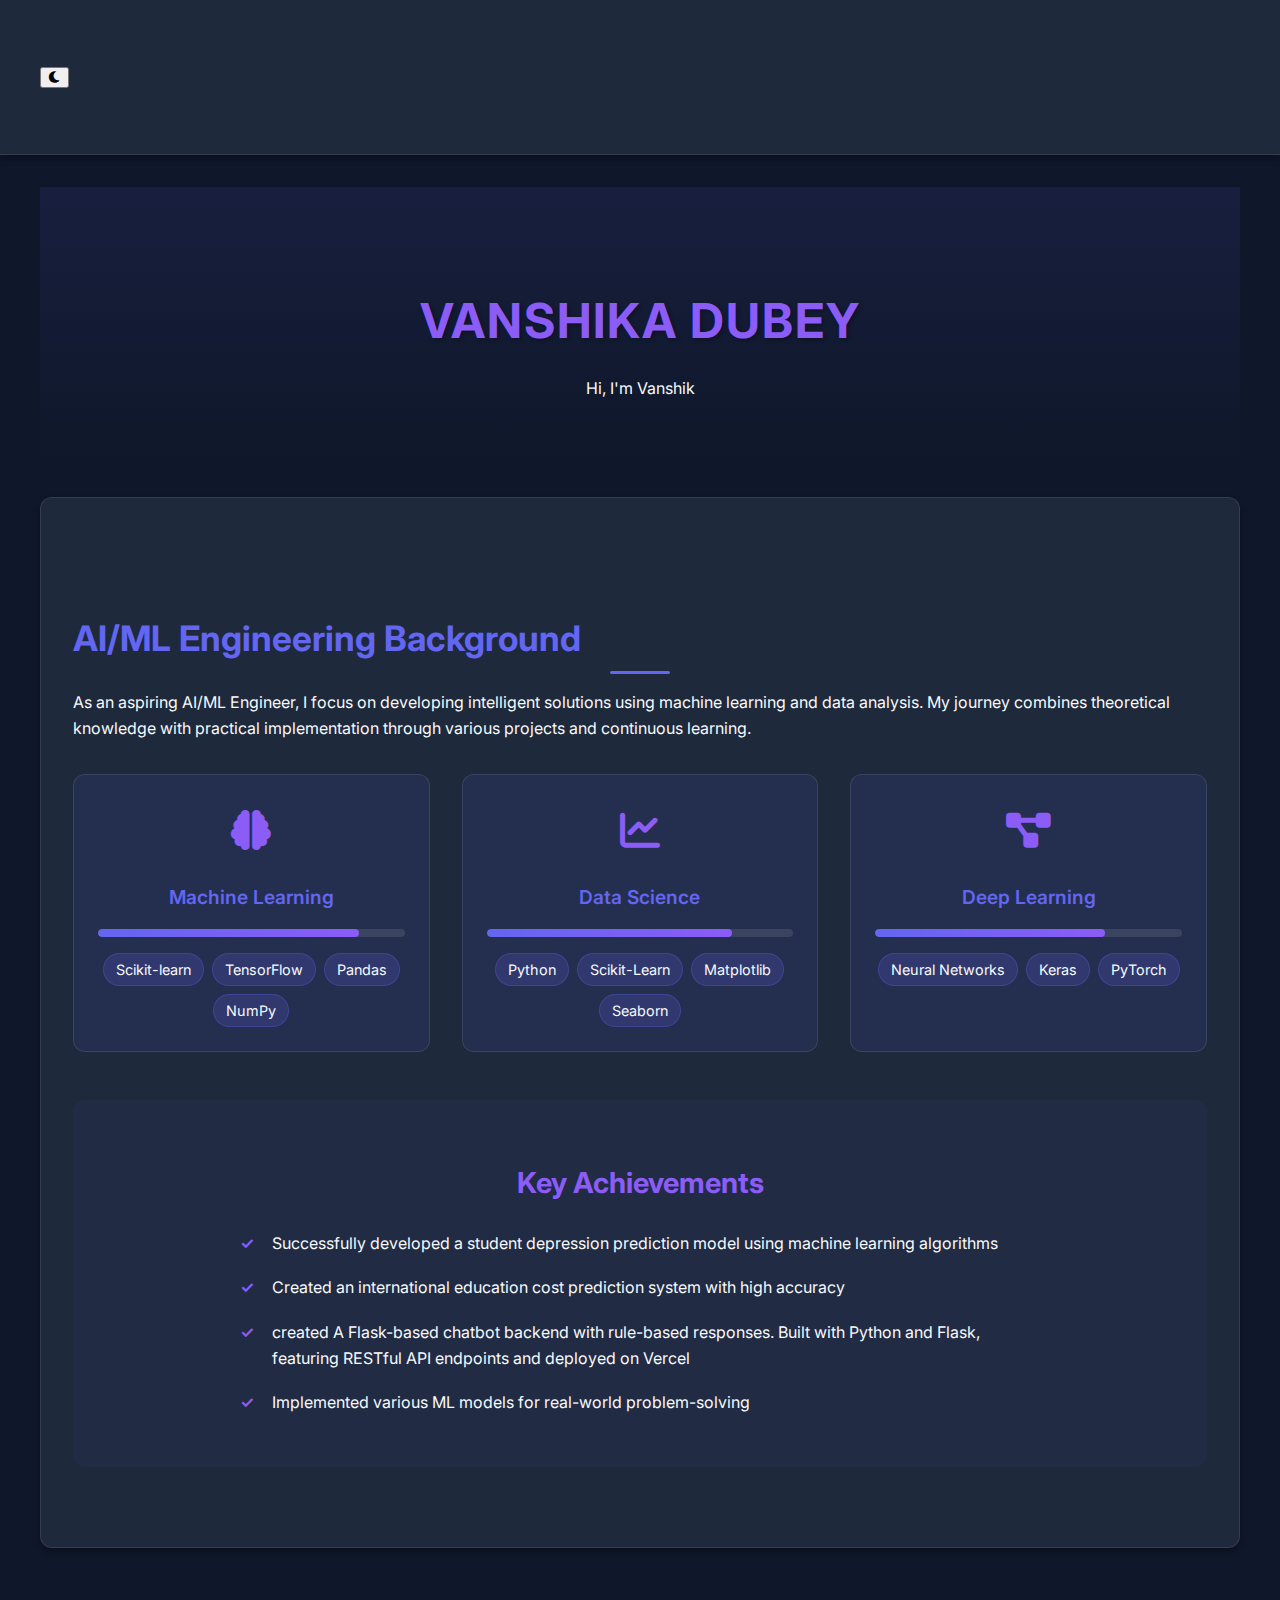
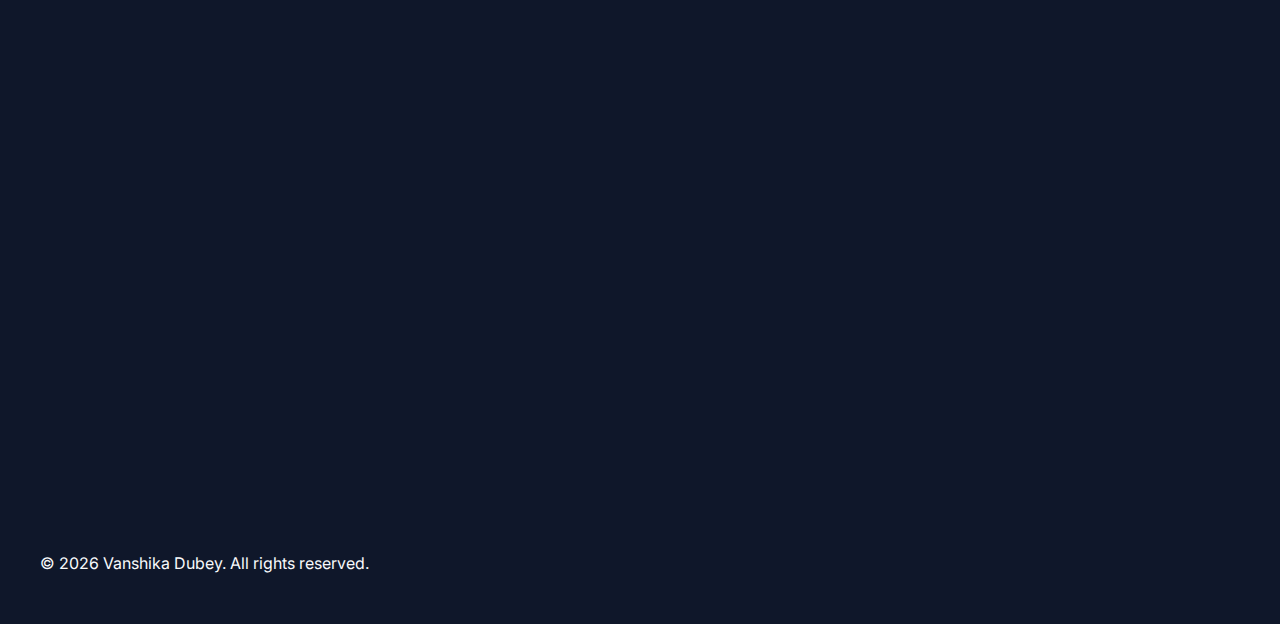
<file: index.html>
<!DOCTYPE html>
<html lang="en">
<head>
  <meta charset="UTF-8" />
  <meta name="viewport" content="width=device-width, initial-scale=1.0" />
  <title>Vanshika's Portfolio</title>
  <link rel="stylesheet" href="styles.css">
  <link href="https://fonts.googleapis.com/css2?family=Inter:wght@400;500;600;700&display=swap" rel="stylesheet">
  <link rel="stylesheet" href="https://cdnjs.cloudflare.com/ajax/libs/font-awesome/6.0.0/css/all.min.css">
</head>
<body>
  <header>
    <div class="container">
      <button onclick="toggleDarkMode()" class="theme-toggle">
        <i class="fas fa-moon"></i>
      </button>
    </div>
  </header>

  <main class="container">
    <section class="hero fade-in">
      <h1>Vanshika Dubey</h1>
      <div class="typing-text"></div>
    </section>


    <section class="background-section fade-in">
      <div class="container">
        <h2>AI/ML Engineering Background</h2>
        <p>As an aspiring AI/ML Engineer, I focus on developing intelligent solutions using machine learning and data analysis. My journey combines theoretical knowledge with practical implementation through various projects and continuous learning.</p>
        
        <div class="skills-grid">
          <div class="skill-card">
            <div class="skill-icon">
              <i class="fas fa-brain"></i>
            </div>
            <h3 class="skill-title">Machine Learning</h3>
            <div class="progress-bar">
              <div class="progress-fill" style="width: 85%"></div>
            </div>
            <div class="tools-list">
              <span class="tool-tag">Scikit-learn</span>
              <span class="tool-tag">TensorFlow</span>
              <span class="tool-tag">Pandas</span>
              <span class="tool-tag">NumPy</span>
            </div>
          </div>

          <div class="skill-card">
            <div class="skill-icon">
              <i class="fas fa-chart-line"></i>
            </div>
            <h3 class="skill-title">Data Science</h3>
            <div class="progress-bar">
              <div class="progress-fill" style="width: 80%"></div>
            </div>
            <div class="tools-list">
              <span class="tool-tag">Python</span>
              <span class="tool-tag">Scikit-Learn</span>
              <span class="tool-tag">Matplotlib</span>
              <span class="tool-tag">Seaborn</span>
            </div>
          </div>

          <div class="skill-card">
            <div class="skill-icon">
              <i class="fas fa-project-diagram"></i>
            </div>
            <h3 class="skill-title">Deep Learning</h3>
            <div class="progress-bar">
              <div class="progress-fill" style="width: 75%"></div>
            </div>
            <div class="tools-list">
              <span class="tool-tag">Neural Networks</span>
              <span class="tool-tag">Keras</span>
              <span class="tool-tag">PyTorch</span>
            </div>
          </div>
        </div>

        <div class="achievements">
          <h3>Key Achievements</h3>
          <ul>
            <li>Successfully developed a student depression prediction model using machine learning algorithms</li>
            <li>Created an international education cost prediction system with high accuracy</li>
           <li>created A Flask-based chatbot backend with rule-based responses. Built with Python and Flask, featuring RESTful API endpoints and deployed on Vercel</li>
            <li>Implemented various ML models for real-world problem-solving</li>
          </ul>
        </div>
      </div>
    </section>



    <section class="skills-section fade-in">
  <h2>Skills</h2>
  <div class="skills-grid">
    <div class="skill-tag">Python</div>
    <div class="skill-tag">Java (Basic)</div>
    <div class="skill-tag">MySQL</div>
    <div class="skill-tag">HTML</div>
    <div class="skill-tag">CSS</div>
    <div class="skill-tag">JavaScript</div>
    <div class="skill-tag">Flask</div>
    <div class="skill-tag">MS Excel</div>
    <div class="skill-tag">Agentic AI </div>
    <div class="skill-tag">Ansible</div>
    <div class="skill-tag">Docker</div>
    <div class="skill-tag">Kubernetes</div>
   <div class="skill-tag">CI/CD pipelines ( jenkins) </div>
   <div class="skill-tag">AWS</div>
    <div class="skill-tag">LLM</div>
    <div class="skill-tag">Machine Learning</div>
    <div class="skill-tag">Deep Learning</div>
  </div>
</section>


    <section class="projects fade-in">
      <h2>Projects</h2>
      <div class="projects-grid">
        <div class="project">
          <h3>Chatbox Backend</h3>
          <p>A Flask-based chatbot backend with rule-based responses. Built with Python and Flask, featuring RESTful API endpoints and deployed on Vercel.</p>
          <div class="tools-list">
            <span class="tool-tag">Python</span>
            <span class="tool-tag">Flask</span>
            <span class="tool-tag">REST API</span>
            <span class="tool-tag">Vercel</span>
          </div>
          <div class="project-links">
            <a href="https://github.com/VanshikaDubey1/CHATBOX-BACKEND" target="_blank">
              <i class="fab fa-github"></i> View on GitHub
            </a>
            <a href="https://chatbox-backend-wine.vercel.app" target="_blank">
              <i class="fas fa-external-link-alt"></i> Live Demo
            </a>
          </div>
        </div>

        <div class="project">
          <h3>Student Management System</h3>
          <p>SQL-based system using SQL Workbench.</p>
          <div class="project-links">
            <a href="https://github.com/VanshikaDubey1/student-management-system" target="_blank">
              <i class="fab fa-github"></i> View on GitHub
            </a>
          </div>
        </div>

        
  <div class="project">
    <h3>Student Depression Prediction</h3>
    <p>ML project to detect signs of student depression.</p>

    <div class="tools-list">
      <span class="tool-tag">Python</span>
      <span class="tool-tag">Flask</span>
      <span class="tool-tag">REST API</span>
      <span class="tool-tag">Vercel</span>
    </div>

    <div class="project-links">
      <a href="https://github.com/VanshikaDubey1/Student-depression-prediction-project" target="_blank">
        <i class="fab fa-github"></i> View on GitHub
      </a>
      <a href="https://student-depression-prediction-proje.vercel.app/" target="_blank">
        <i class="fas fa-external-link-alt"></i> Live Demo
      </a>
    </div>
  </div>


<div class="project">
    <h3>Lipstick Shade Explorer</h3>
    <p>Here we can get any lipstick link by just uploading the picture of it </p>

    <div class="tools-list">
      <span class="tool-tag">TypeScript</span>
      <span class="tool-tag">Tailwaind CSS</span>
      <span class="tool-tag">Firebase</span>
      <span class="tool-tag">Gemini API key</span>
      <span class="tool-tag">Next.js</span>
       <span class="tool-tag">LangChain</span>
    </div>

    <div class="project-links">
      <a href="https://github.com/VanshikaDubey1/LIPSHADE-EXPLORER" target="_blank">
        <i class="fab fa-github"></i> View on GitHub
      </a>
      <a href="https://lipshade-explorer-1.onrender.com">
        <i class="fas fa-external-link-alt"></i> Live Demo
       </a>
       </div>
  </div>
      




        <div class="project">
    <h3>Ral time product Detection</h3>
    <p> OpenCV project to Detect prducts at real time  </p>

    <div class="tools-list">
      <span class="tool-tag">Python</span>
      <span class="tool-tag">OPENCV</span>
      <span class="tool-tag">YOLOv5</span>
      <span class="tool-tag">Pytorch</span>
    </div>

    <div class="project-links">
      <a href="https://github.com/VanshikaDubey1/Real-Time-Product-Detection-.git" target="_blank">
        <i class="fab fa-github"></i> View on GitHub
      </a>
    </div>
  </div>



        <div class="project">
    <h3>Youtube link Downloader</h3>
    <p> Python project used to download youtube video </p>

    <div class="tools-list">
      <span class="tool-tag">Python</span>
      <span class="tool-tag">Flask</span>
      <span class="tool-tag">Pytube</span>
      <span class="tool-tag">html</span>
    </div>

    <div class="project-links">
      <a href="https://github.com/VanshikaDubey1/youtube-video-downloader.git" target="_blank">
        <i class="fab fa-github"></i> View on GitHub
      </a>
    </div>
  </div>



<div class="project">
    <h3>SecureSoul RAG based AI </h3>
    <p>"A multi-domain RAG-powered AI assistant with emotion detection, bilingual support, and voice interaction." </p>

    <div class="tools-list">
      <span class="tool-tag">TypeScript</span>
      <span class="tool-tag">Tailwaind CSS</span>
      <span class="tool-tag">Firebase</span>
      <span class="tool-tag">RAG Docs</span>
      <span class="tool-tag">LangChain</span>
      <span class="tool-tag">Gemini API Key</span>
    </div>

    <div class="project-links">
      <a href="https://github.com/VanshikaDubey1/Secure-Soul-AI" target="_blank">
        <i class="fab fa-github"></i> View on GitHub
      </a>
      <a href="https://secure-soul-ai.vercel.app/">
        <i class="fas fa-external-link-alt"></i> Live Demo
       </a>
       </div>
  </div>


        


<div class="project">
    <h3>LLM Content Creation</h3>
    <p>ML project to generate social media content in different tones.</p>
    <div class="tools-list">
      <span class="tool-tag">Python</span>
      <span class="tool-tag">Flask</span>
      <span class="tool-tag">Ollama (Mistral)</span>
      <span class="tool-tag">HTML</span>
      <span class="tool-tag">CSS</span>
    </div>
    <div class="project-links">
      <a href="https://github.com/VanshikaDubey1/llm-content-creater" target="_blank">
        <i class="fab fa-github"></i> View on GitHub
      </a>
    </div>
  </div>

        
   <div class="project">
    <h3>International Education Prediction</h3>
    <p>Predicts international education cost using ML.</p>
    <div class="tools-list">
      <span class="tool-tag">Python</span>
      <span class="tool-tag">Pandas</span>
      <span class="tool-tag">Scikit-learn</span>
    </div>
    <div class="project-links">
      <a href="https://github.com/VanshikaDubey1/international-education-prediction-model" target="_blank">
        <i class="fab fa-github"></i> View on GitHub
      </a>
    </div>
  </div>
    </div>
    </section>

    <section class="contact fade-in">
      <h2>Contact</h2>
      <div class="social-links">
        <a href="mailto:vanshikadubeyoffice8888@gmail.com">
          <i class="fas fa-envelope"></i> Email
        </a>
        <a href="https://github.com/VanshikaDubey1" target="_blank">
          <i class="fab fa-github"></i> GitHub
        </a>
      </div>
    </section>
  </main>

  <footer class="container">
    <p>&copy; <span class="year"></span> Vanshika Dubey. All rights reserved.</p>
  </footer>

  <script src="script.js"></script>
</body>
</html>
</file>
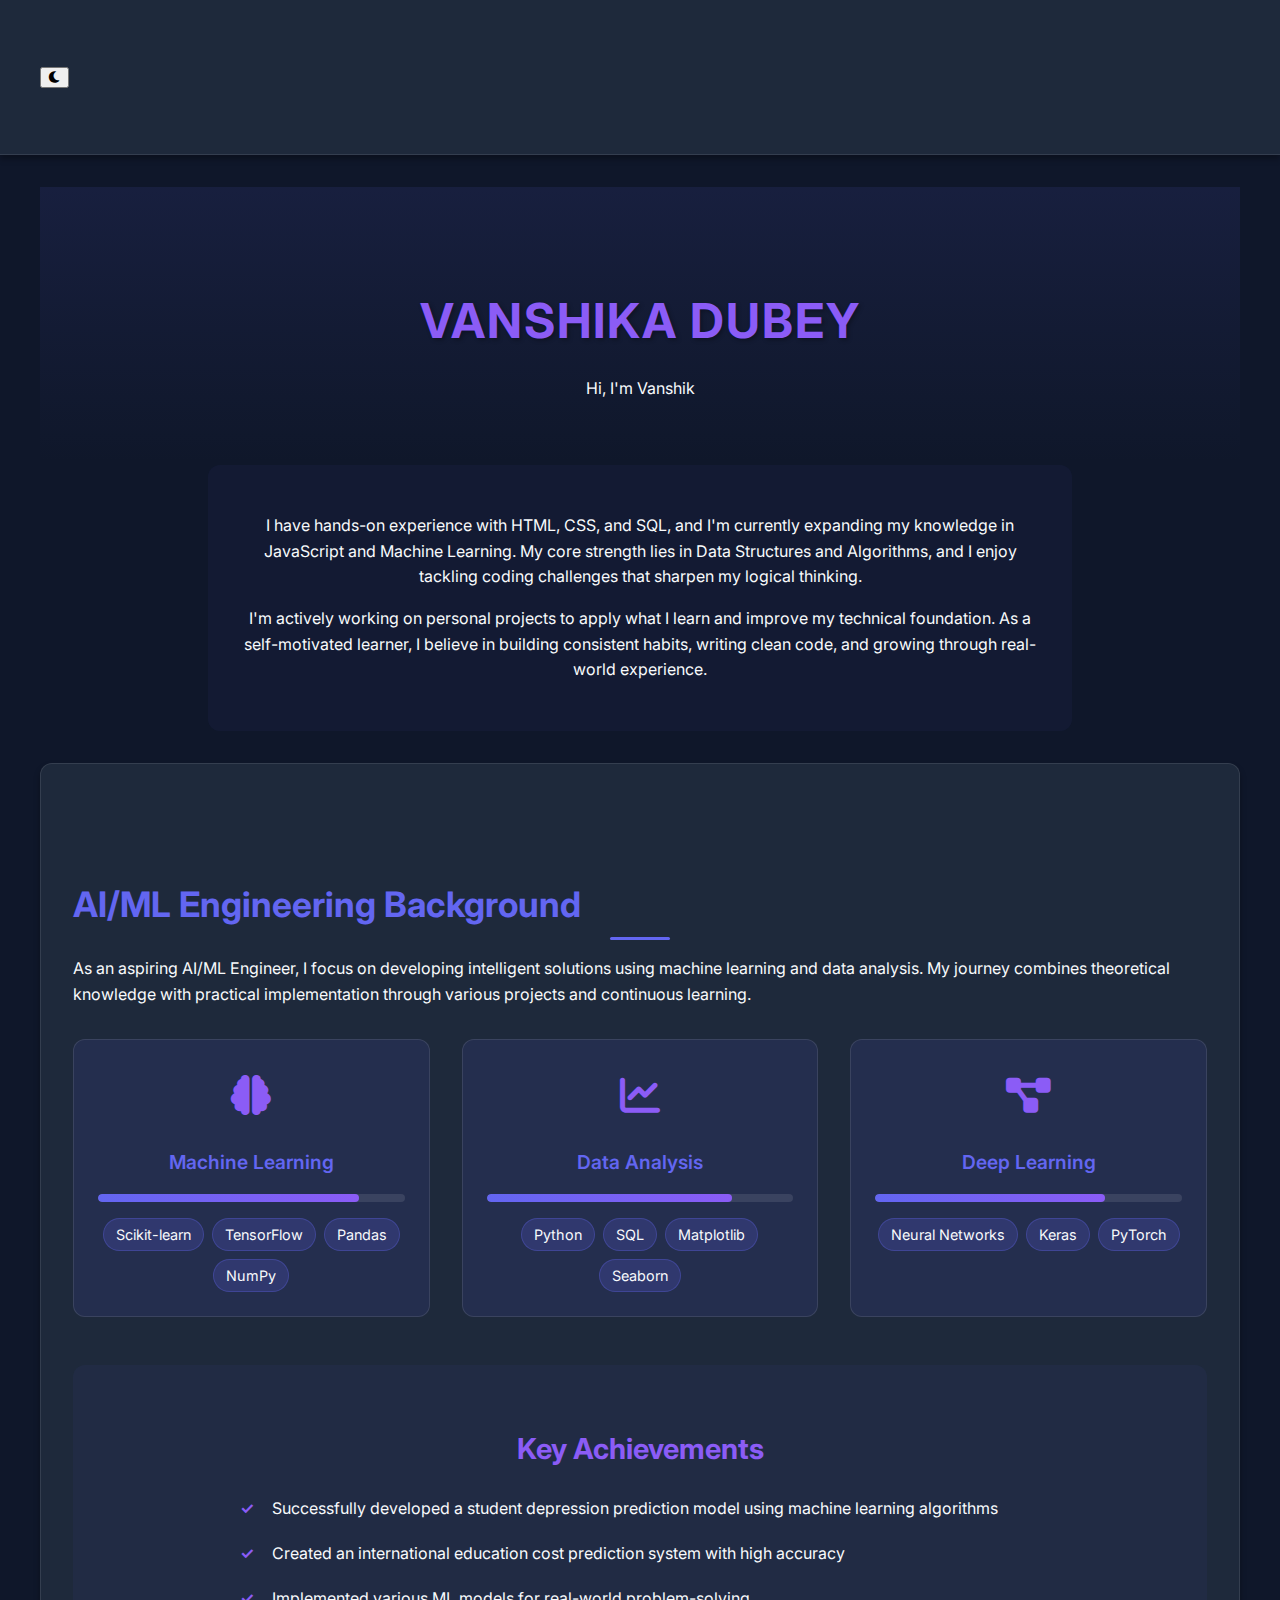
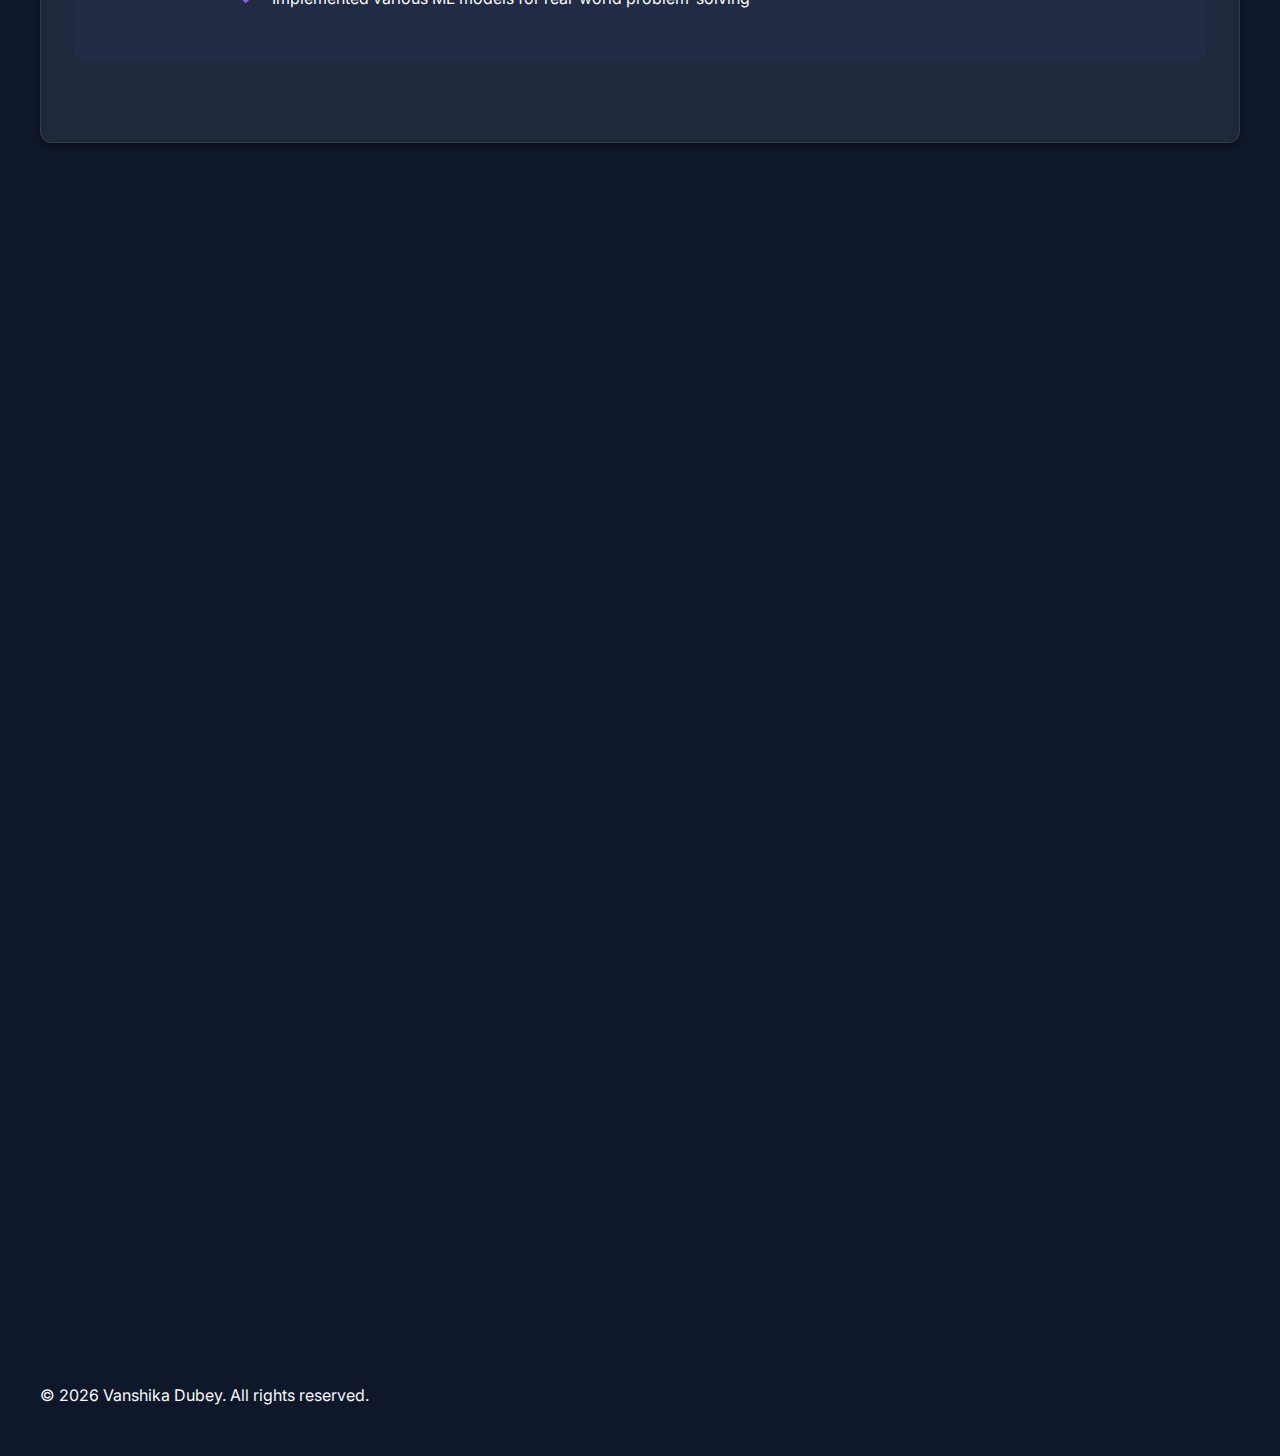
<file: portfolio.html>
<!DOCTYPE html>
<html lang="en">
<head>
  <meta charset="UTF-8" />
  <meta name="viewport" content="width=device-width, initial-scale=1.0" />
  <title>Vanshika's Portfolio</title>
  <link rel="stylesheet" href="styles.css">
  <link href="https://fonts.googleapis.com/css2?family=Inter:wght@400;500;600;700&display=swap" rel="stylesheet">
  <link rel="stylesheet" href="https://cdnjs.cloudflare.com/ajax/libs/font-awesome/6.0.0/css/all.min.css">
</head>
<body>
  <header>
    <div class="container">
      <button onclick="toggleDarkMode()" class="theme-toggle">
        <i class="fas fa-moon"></i>
      </button>
    </div>
  </header>

  <main class="container">
    <section class="hero fade-in">
      <h1>Vanshika Dubey</h1>
      <div class="typing-text"></div>
    </section>

    <section class="about fade-in">
      <p>I have hands-on experience with HTML, CSS, and SQL, and I'm currently expanding my knowledge in JavaScript and Machine Learning. My core strength lies in Data Structures and Algorithms, and I enjoy tackling coding challenges that sharpen my logical thinking.</p>
      <p>I'm actively working on personal projects to apply what I learn and improve my technical foundation. As a self-motivated learner, I believe in building consistent habits, writing clean code, and growing through real-world experience.</p>
    </section>

    <section class="background-section fade-in">
      <div class="container">
        <h2>AI/ML Engineering Background</h2>
        <p>As an aspiring AI/ML Engineer, I focus on developing intelligent solutions using machine learning and data analysis. My journey combines theoretical knowledge with practical implementation through various projects and continuous learning.</p>
        
        <div class="skills-grid">
          <div class="skill-card">
            <div class="skill-icon">
              <i class="fas fa-brain"></i>
            </div>
            <h3 class="skill-title">Machine Learning</h3>
            <div class="progress-bar">
              <div class="progress-fill" style="width: 85%"></div>
            </div>
            <div class="tools-list">
              <span class="tool-tag">Scikit-learn</span>
              <span class="tool-tag">TensorFlow</span>
              <span class="tool-tag">Pandas</span>
              <span class="tool-tag">NumPy</span>
            </div>
          </div>

          <div class="skill-card">
            <div class="skill-icon">
              <i class="fas fa-chart-line"></i>
            </div>
            <h3 class="skill-title">Data Analysis</h3>
            <div class="progress-bar">
              <div class="progress-fill" style="width: 80%"></div>
            </div>
            <div class="tools-list">
              <span class="tool-tag">Python</span>
              <span class="tool-tag">SQL</span>
              <span class="tool-tag">Matplotlib</span>
              <span class="tool-tag">Seaborn</span>
            </div>
          </div>

          <div class="skill-card">
            <div class="skill-icon">
              <i class="fas fa-project-diagram"></i>
            </div>
            <h3 class="skill-title">Deep Learning</h3>
            <div class="progress-bar">
              <div class="progress-fill" style="width: 75%"></div>
            </div>
            <div class="tools-list">
              <span class="tool-tag">Neural Networks</span>
              <span class="tool-tag">Keras</span>
              <span class="tool-tag">PyTorch</span>
            </div>
          </div>
        </div>

        <div class="achievements">
          <h3>Key Achievements</h3>
          <ul>
            <li>Successfully developed a student depression prediction model using machine learning algorithms</li>
            <li>Created an international education cost prediction system with high accuracy</li>
            <li>Implemented various ML models for real-world problem-solving</li>
          </ul>
        </div>
      </div>
    </section>

    <section class="projects fade-in">
      <h2>Projects</h2>
      <div class="projects-grid">
        <div class="project">
          <h3>Chatbox Backend</h3>
          <p>A Flask-based chatbot backend with rule-based responses. Built with Python and Flask, featuring RESTful API endpoints and deployed on Vercel.</p>
          <div class="tools-list">
            <span class="tool-tag">Python</span>
            <span class="tool-tag">Flask</span>
            <span class="tool-tag">REST API</span>
            <span class="tool-tag">Vercel</span>
          </div>
          <div class="project-links">
            <a href="https://github.com/VanshikaDubey1/CHATBOX-BACKEND" target="_blank">
              <i class="fab fa-github"></i> View on GitHub
            </a>
            <a href="https://chatbox-backend-wine.vercel.app" target="_blank">
              <i class="fas fa-external-link-alt"></i> Live Demo
            </a>
          </div>
        </div>

        <div class="project">
          <h3>Student Management System</h3>
          <p>SQL-based system using SQL Workbench.</p>
          <div class="project-links">
            <a href="https://github.com/VanshikaDubey1/student-management-system" target="_blank">
              <i class="fab fa-github"></i> View on GitHub
            </a>
          </div>
        </div>

        <div class="project">
          <h3>Student Depression Prediction</h3>
          <p>ML project to detect signs of student depression.</p>
          <div class="project-links">
            <a href="https://github.com/VanshikaDubey1/Student-depression-prediction-project" target="_blank">
              <i class="fab fa-github"></i> View on GitHub
            </a>
          </div>
        </div>

        <div class="project">
          <h3>International Education Prediction</h3>
          <p>Predicts international education cost using ML.</p>
          <div class="project-links">
            <a href="https://github.com/VanshikaDubey1/international-education-prediction-model" target="_blank">
              <i class="fab fa-github"></i> View on GitHub
            </a>
          </div>
        </div>
      </div>
    </section>

    <section class="contact fade-in">
      <h2>Contact</h2>
      <div class="social-links">
        <a href="mailto:vanshikadubeyoffice8888@gmail.com">
          <i class="fas fa-envelope"></i> Email
        </a>
        <a href="https://github.com/VanshikaDubey1" target="_blank">
          <i class="fab fa-github"></i> GitHub
        </a>
      </div>
    </section>
  </main>

  <footer class="container">
    <p>&copy; <span class="year"></span> Vanshika Dubey. All rights reserved.</p>
  </footer>

  <script src="script.js"></script>
</body>
</html>
</file>
<file: styles.css>
/* Modern styling for portfolio */
:root {
  --primary-color: #6366f1;
  --secondary-color: #4f46e5;
  --text-color: #f8fafc;
  --bg-color: #0f172a;
  --card-bg: #1e293b;
  --heading-color: #8b5cf6;
  --subheading-color: #6366f1;
  --hover-color: #818cf8;
}

body {
  font-family: 'Inter', system-ui, -apple-system, sans-serif;
  margin: 0;
  padding: 0;
  background: var(--bg-color);
  color: var(--text-color);
  line-height: 1.6;
}

.container {
  max-width: 1200px;
  margin: 0 auto;
  padding: 2rem;
}

header {
  background: var(--card-bg);
  padding: 2rem 0;
  box-shadow: 0 4px 6px rgba(0, 0, 0, 0.3);
  border-bottom: 1px solid rgba(255, 255, 255, 0.1);
}

.hero {
  text-align: center;
  padding: 4rem 2rem;
  background: linear-gradient(to bottom, rgba(99, 102, 241, 0.1), transparent);
}

h1 {
  font-size: 3rem;
  color: var(--heading-color);
  margin-bottom: 1rem;
  text-transform: uppercase;
  letter-spacing: 2px;
  text-shadow: 2px 2px 4px rgba(0, 0, 0, 0.3);
}

h2 {
  font-size: 2.2rem;
  color: var(--subheading-color);
  margin: 2rem 0 1rem;
  position: relative;
  padding-bottom: 0.5rem;
}

h2::after {
  content: '';
  position: absolute;
  bottom: 0;
  left: 50%;
  transform: translateX(-50%);
  width: 60px;
  height: 3px;
  background: var(--primary-color);
  border-radius: 2px;
}

.about {
  max-width: 800px;
  margin: 0 auto;
  text-align: center;
  padding: 2rem;
  background: rgba(99, 102, 241, 0.05);
  border-radius: 12px;
}

.projects-grid {
  display: grid;
  grid-template-columns: repeat(auto-fit, minmax(300px, 1fr));
  gap: 2rem;
  margin: 2rem 0;
}

.project {
  background: var(--card-bg);
  padding: 1.5rem;
  border-radius: 12px;
  box-shadow: 0 4px 6px rgba(0, 0, 0, 0.3);
  transition: all 0.3s ease;
  border: 1px solid rgba(255, 255, 255, 0.1);
}

.project:hover {
  transform: translateY(-5px);
  box-shadow: 0 8px 12px rgba(0, 0, 0, 0.4);
  border-color: var(--primary-color);
}

.project h3 {
  color: var(--heading-color);
  margin-top: 0;
  font-size: 1.5rem;
}

.project a {
  display: inline-block;
  background: var(--primary-color);
  color: white;
  padding: 0.5rem 1rem;
  border-radius: 6px;
  text-decoration: none;
  margin-top: 1rem;
  transition: all 0.3s ease;
}

.project a:hover {
  background: var(--hover-color);
  transform: translateY(-2px);
}

.contact {
  text-align: center;
  padding: 3rem 0;
  background: rgba(99, 102, 241, 0.05);
  border-radius: 12px;
  margin: 2rem 0;
}

.social-links {
  display: flex;
  justify-content: center;
  gap: 1rem;
  margin-top: 1rem;
}

.social-links a {
  color: var(--heading-color);
  text-decoration: none;
  padding: 0.5rem 1rem;
  border-radius: 6px;
  transition: all 0.3s ease;
  background: rgba(99, 102, 241, 0.1);
  margin: 0 0.5rem;
}

.social-links a:hover {
  color: var(--text-color);
  background: var(--primary-color);
}

/* Animation classes */
.fade-in {
  opacity: 0;
  transform: translateY(20px);
  transition: opacity 0.5s ease, transform 0.5s ease;
}

.fade-in.visible {
  opacity: 1;
  transform: translateY(0);
}

.background-section {
  background: var(--card-bg);
  padding: 3rem 0;
  margin: 2rem 0;
  border-radius: 12px;
  box-shadow: 0 4px 6px rgba(0, 0, 0, 0.3);
  border: 1px solid rgba(255, 255, 255, 0.1);
}

.skills-grid {
  display: grid;
  grid-template-columns: repeat(auto-fit, minmax(250px, 1fr));
  gap: 2rem;
  margin: 2rem 0;
}

.skill-card {
  background: rgba(99, 102, 241, 0.1);
  padding: 1.5rem;
  border-radius: 12px;
  text-align: center;
  transition: all 0.3s ease;
  border: 1px solid rgba(255, 255, 255, 0.1);
}

.skill-card:hover {
  transform: translateY(-5px);
  border-color: var(--primary-color);
}

.skill-icon {
  font-size: 2.5rem;
  color: var(--heading-color);
  margin-bottom: 1rem;
}

.skill-title {
  font-size: 1.2rem;
  font-weight: 600;
  color: var(--subheading-color);
  margin-bottom: 0.5rem;
}

.progress-bar {
  width: 100%;
  height: 8px;
  background: rgba(255, 255, 255, 0.1);
  border-radius: 4px;
  margin: 1rem 0;
  overflow: hidden;
}

.progress-fill {
  height: 100%;
  background: linear-gradient(to right, var(--primary-color), var(--heading-color));
  border-radius: 4px;
  transition: width 1s ease;
}

.tools-list {
  display: flex;
  flex-wrap: wrap;
  gap: 0.5rem;
  justify-content: center;
  margin-top: 1rem;
}

.tool-tag {
  background: rgba(99, 102, 241, 0.2);
  color: var(--text-color);
  padding: 0.25rem 0.75rem;
  border-radius: 20px;
  font-size: 0.9rem;
  border: 1px solid rgba(99, 102, 241, 0.3);
}

.achievements {
  margin-top: 3rem;
  text-align: left;
  padding: 2rem;
  background: rgba(99, 102, 241, 0.05);
  border-radius: 12px;
}

.achievements h3 {
  color: var(--heading-color);
  margin-bottom: 1.5rem;
  text-align: center;
  font-size: 1.8rem;
}

.achievements ul {
  list-style: none;
  padding: 0;
  max-width: 800px;
  margin: 0 auto;
}

.achievements li {
  position: relative;
  padding-left: 2rem;
  margin-bottom: 1.2rem;
  color: var(--text-color);
}

.achievements li::before {
  content: '✓';
  position: absolute;
  left: 0;
  color: var(--heading-color);
  font-weight: bold;
}

.project .tools-list {
  display: flex;
  flex-wrap: wrap;
  gap: 0.5rem;
  margin: 1rem 0;
}

.project .tool-tag {
  background: rgba(99, 102, 241, 0.1);
  color: var(--text-color);
  padding: 0.25rem 0.75rem;
  border-radius: 15px;
  font-size: 0.85rem;
  border: 1px solid rgba(99, 102, 241, 0.2);
  transition: all 0.3s ease;
}

.project .tool-tag:hover {
  background: rgba(99, 102, 241, 0.2);
  border-color: var(--primary-color);
}

.project-links {
  display: flex;
  gap: 1rem;
  flex-wrap: wrap;
}

.project-links a {
  flex: 1;
  min-width: 140px;
  text-align: center;
  display: inline-flex;
  align-items: center;
  justify-content: center;
  gap: 0.5rem;
}

.project-links a i {
  font-size: 1.1rem;
}
</file>
